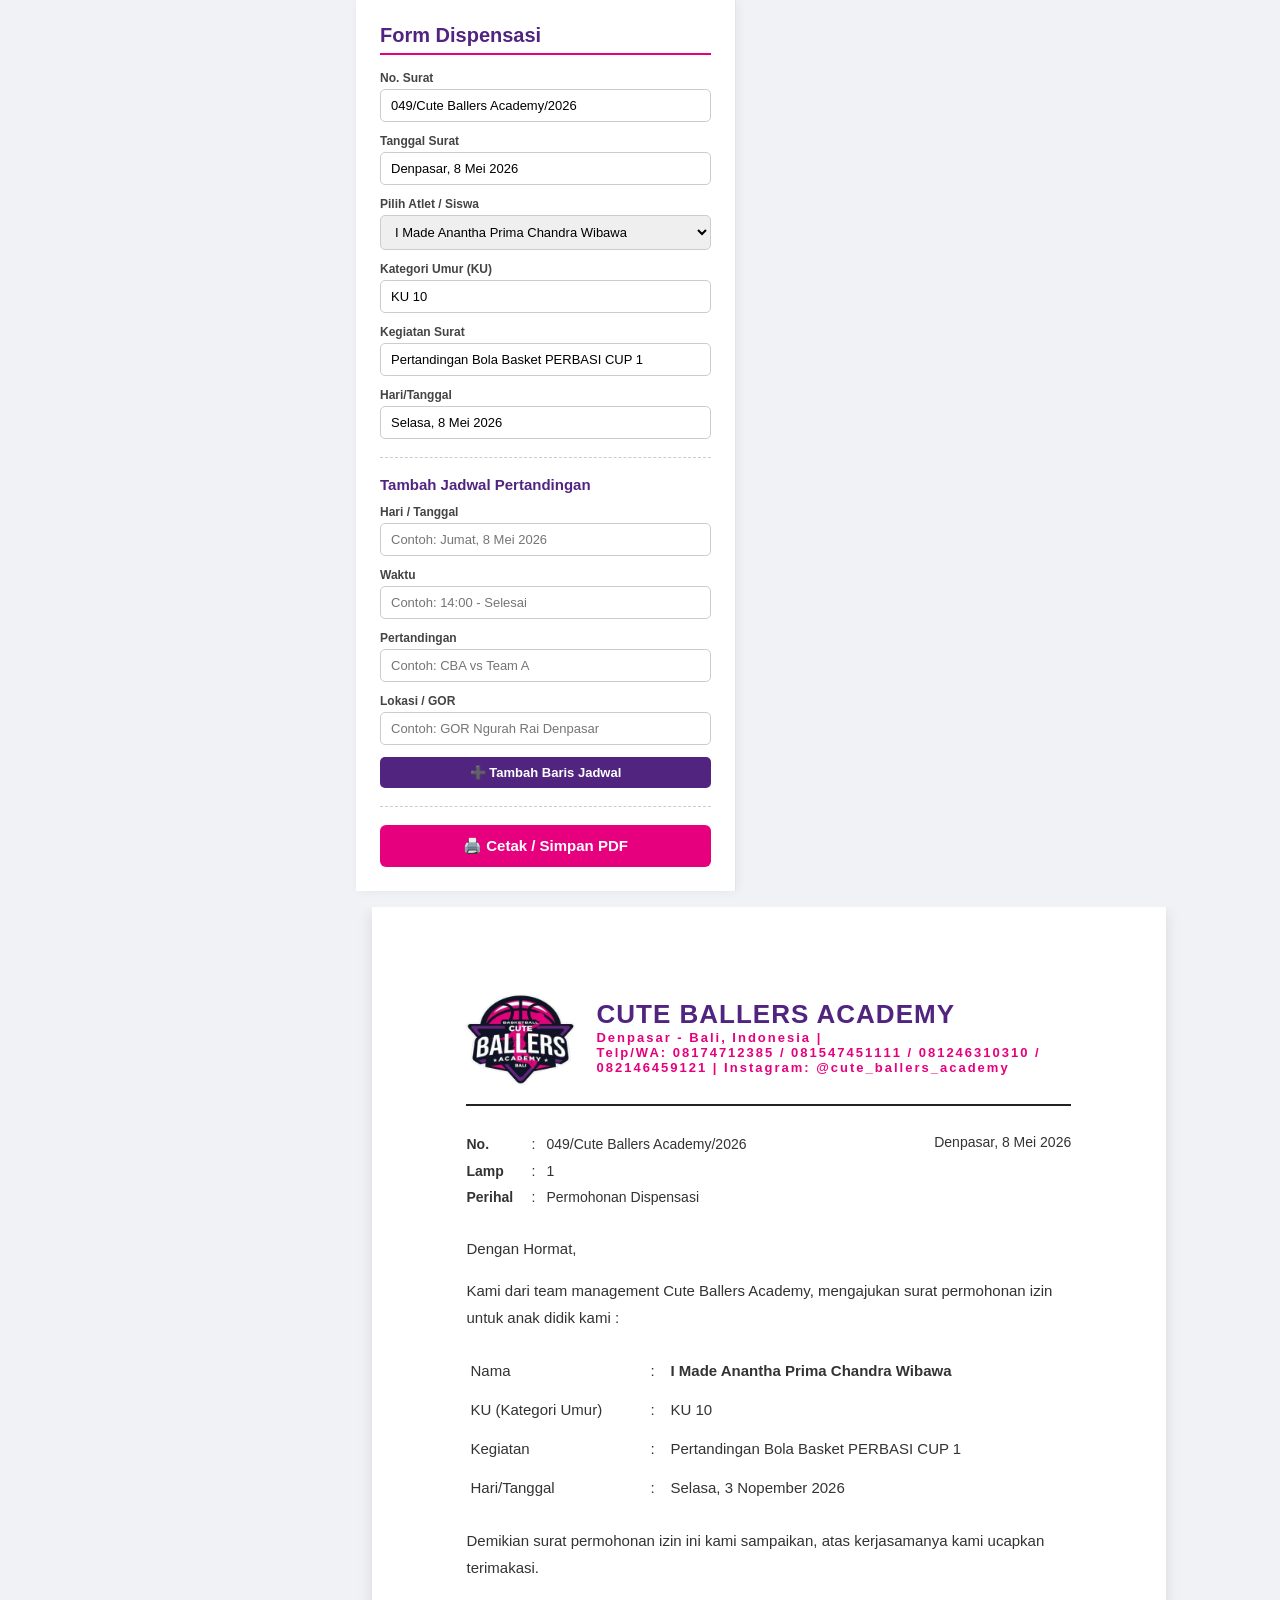
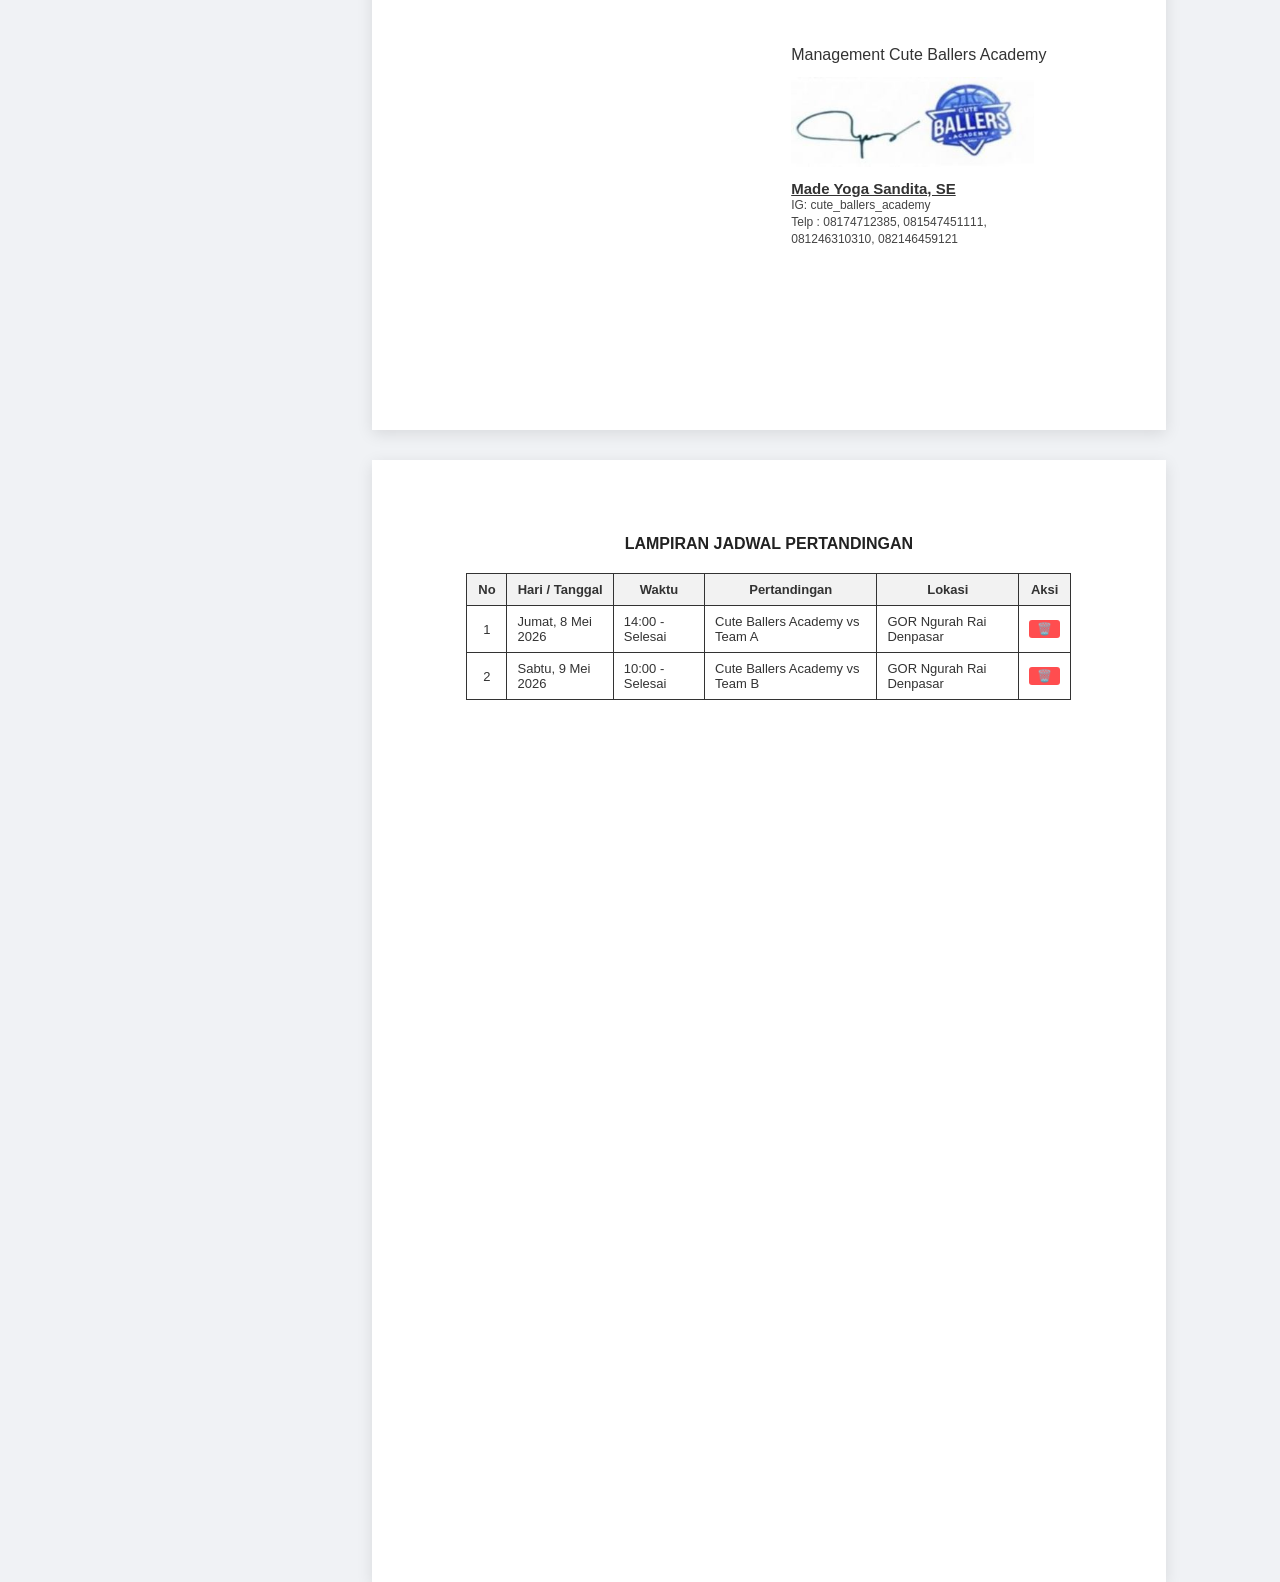
<file: index.html>
<!DOCTYPE html>
<html lang="id">
<head>
    <meta charset="UTF-8">
    <meta name="viewport" content="width=device-width, initial-scale=1.0">
    <title>Sistem Surat Dispensasi - Cute Ballers Academy</title>
    <link rel="stylesheet" href="style.css">
</head>
<body>
    <div class="app-container">
        <!-- Panel Input Form (Sidebar) -->
        <aside class="sidebar no-print">
            <h2>Form Dispensasi</h2>
            <form id="dispensasiForm">
                <div class="form-group">
                    <label for="noSurat">No. Surat</label>
                    <input type="text" id="noSurat" value="049/Cute Ballers Academy/2026">
                </div>

                <div class="form-group">
                    <label for="tglSurat">Tanggal Surat</label>
                    <input type="text" id="tglSurat" value="Denpasar, 8 Mei 2026">
                </div>

			
                <div class="form-group">
                    <label for="pilihSiswa">Pilih Atlet / Siswa</label>
                    <select id="pilihSiswa">
                        <option value="I Made Anantha Prima Chandra Wibawa">I Made Anantha Prima Chandra Wibawa</option>
                        <option value="I Gede Ryota Kurnia Abimartha">I Gede Ryota Kurnia Abimartha</option>
                        <option value="I Made Galang Ady Putra Wiguna">I Made Galang Ady Putra Wiguna</option>
                        <option value="Gde Keano Yaswanta Tirta Putra">Gde Keano Yaswanta Tirta Putra</option>
                        <option value="Ida Bagus Putu Dafandra">Ida Bagus Putu Dafandra</option>
                        <option value="Damar Narendra Rasendria Ardana">Damar Narendra Rasendria Ardana</option>
                        <option value="I Nyoman Reswara Radha Darsika">I Nyoman Reswara Radha Darsika</option>
                        <option value="Calvin Putra Leon">Calvin Putra Leon</option>
                        <option value="Dewa Ngakan Made Arsyanendra">Dewa Ngakan Made Arsyanendra</option>
                        <option value="Daeyu Kahiang Pimala">Daeyu Kahiang Pimala</option>
                        <option value="custom">-- Input Nama Lain --</option>
                    </select>
                </div>

                <div class="form-group" id="inputCustomGroup" style="display: none;">
                    <label for="namaCustom">Nama Siswa Manual</label>
                    <input type="text" id="namaCustom" placeholder="Ketik nama lengkap siswa">
                </div>

                <div class="form-group">
                    <label for="kategoriUmur">Kategori Umur (KU)</label>
                    <input type="text" id="kategoriUmur" value="KU 10">
                </div>

                <div class="form-group">
                    <label for="kegiatan">Kegiatan Surat</label>
                    <input type="text" id="kegiatan" value="Pertandingan Bola Basket PERBASI CUP 1">
                </div> 

					<div class="form-group">
                    <label for="tglSurat">Hari/Tanggal</label>
                    <input type="text" id="Haritgl" value="Selasa, 8 Mei 2026">
                </div>

                <hr class="form-divider">

                <!-- Form Input Lampiran Jadwal Pertandingan -->
                <h3>Tambah Jadwal Pertandingan</h3>
                <div class="form-group">
                    <label for="jadwalHariTgl">Hari / Tanggal</label>
                    <input type="text" id="jadwalHariTgl" placeholder="Contoh: Jumat, 8 Mei 2026">
                </div>

                <div class="form-group">
                    <label for="jadwalWaktu">Waktu</label>
                    <input type="text" id="jadwalWaktu" placeholder="Contoh: 14:00 - Selesai">
                </div>

                <div class="form-group">
                    <label for="jadwalLaga">Pertandingan</label>
                    <input type="text" id="jadwalLaga" placeholder="Contoh: CBA vs Team A">
                </div>

                <div class="form-group">
                    <label for="jadwalLokasi">Lokasi / GOR</label>
                    <input type="text" id="jadwalLokasi" placeholder="Contoh: GOR Ngurah Rai Denpasar">
                </div>

                <button type="button" id="btnTambahJadwal" class="btn-secondary">
                    ➕ Tambah Baris Jadwal
                </button>

                <hr class="form-divider">

                <button type="button" class="btn-primary" onclick="window.print()">
                    🖨️ Cetak / Simpan PDF
                </button>
            </form>
        </aside>

        <!-- Preview Dokumen Kertas A4 -->
        <main class="preview-container">
            <!-- LEMBAR 1: SURAT PERMOHONAN DISPENSASI -->
            <div class="page-a4">
                <!-- Kop Surat dengan Logo dan Tulisan Sebelahan -->
                <header class="header">
                    <div class="kop-wrapper">
                        <img src="assets/logo.png" alt="Logo Cute Ballers Academy Bali" class="logo">
                        <div class="kop-text">
                            <h1 class="kop-title">CUTE BALLERS ACADEMY</h1>
                            <p class="kop-subtitle">Denpasar - Bali, Indonesia |<br> Telp/WA: 08174712385 / 081547451111 / 081246310310 / 082146459121 |
				 Instagram: @cute_ballers_academy 
				</br></p>
					
                        </div>
                    </div>
                </header>

                <!-- Detail Surat (Titik Dua Sejajar) -->
                <section class="meta-section">
                    <div class="meta-left">
                        <table class="meta-table">
                            <tr>
                                <td class="meta-label"><strong>No.</strong></td>
                                <td class="meta-colon">:</td>
                                <td><span id="viewNoSurat">049/Cute Ballers Academy/2026</span></td>
                            </tr>
                            <tr>
                                <td class="meta-label"><strong>Lamp</strong></td>
                                <td class="meta-colon">:</td>
                                <td>1</td>
                            </tr>
                            <tr>
                                <td class="meta-label"><strong>Perihal</strong></td>
                                <td class="meta-colon">:</td>
                                <td>Permohonan Dispensasi</td>
                            </tr>
                        </table>
                    </div>
                    <div class="meta-right">
                        <p><span id="viewTglSurat">Denpasar, 8 Mei 2026</span></p>
                    </div>
                </section>

                <!-- Isi Surat -->
                <section class="letter-body">
                    <p>Dengan Hormat,</p>
                    <p>Kami dari team management Cute Ballers Academy, mengajukan surat permohonan izin untuk anak didik kami :</p>

                    <table class="data-table">
                        <tr>
                            <td class="col-label">Nama</td>
                            <td class="col-colon">:</td>
                            <td><strong id="viewNamaSiswa">I Made Anantha Prima Chandra Wibawa</strong></td>
                        </tr>
                        <tr>
                            <td class="col-label">KU (Kategori Umur)</td>
                            <td class="col-colon">:</td>
                            <td id="viewKU">KU 10</td>
                        </tr>
                        <tr>
                            <td class="col-label">Kegiatan</td>
                            <td class="col-colon">:</td>
                            <td id="viewKegiatan">Pertandingan Bola Basket PERBASI CUP 1</td>
                        </tr>

						 <tr>
                            <td class="col-label">Hari/Tanggal</td>
                            <td class="col-colon">:</td>
                            <td id="viewHaritgl">Selasa, 3 Nopember 2026</td>
                        </tr>
                    </table>

                    <p>Demikian surat permohonan izin ini kami sampaikan, atas kerjasamanya kami ucapkan terimakasi.</p>
                </section>

                <!-- Tanda Tangan & Stempel -->
                <footer class="signature-section">
                    <p>Management Cute Ballers Academy</p>
                    <div class="stamp-wrapper">
                        <img src="assets/stempel.png" alt="Tanda Tangan dan Stempel Official" class="stempel-img">
                    </div>
                    <p class="signee-name"><strong>Made Yoga Sandita, SE</strong></p>
                    <p class="contact">IG: cute_ballers_academy</p>
                    <p class="contact">Telp : 08174712385, 081547451111, 081246310310, 082146459121</p>
                </footer>
            </div>

<div class="page-a4 page-break">
       

                <h3 class="schedule-title">LAMPIRAN JADWAL PERTANDINGAN </h3>

                <table class="schedule-table">
                    <thead>
                        <tr>
                            <th style="width: 40px;">No</th>
                            <th>Hari / Tanggal</th>
                            <th>Waktu</th>
                            <th>Pertandingan</th>
                            <th>Lokasi</th>
                            <th class="no-print" style="width: 50px;">Aksi</th>
                        </tr>
                    </thead>
                    <tbody id="jadwalTableBody">
                        <!-- Baris jadwal dinamis dari JS -->
                    </tbody>
                </table>

               
            </div>
        </main>
    </div>

    <script src="script.js"></script>
</body>
</html>
</file>
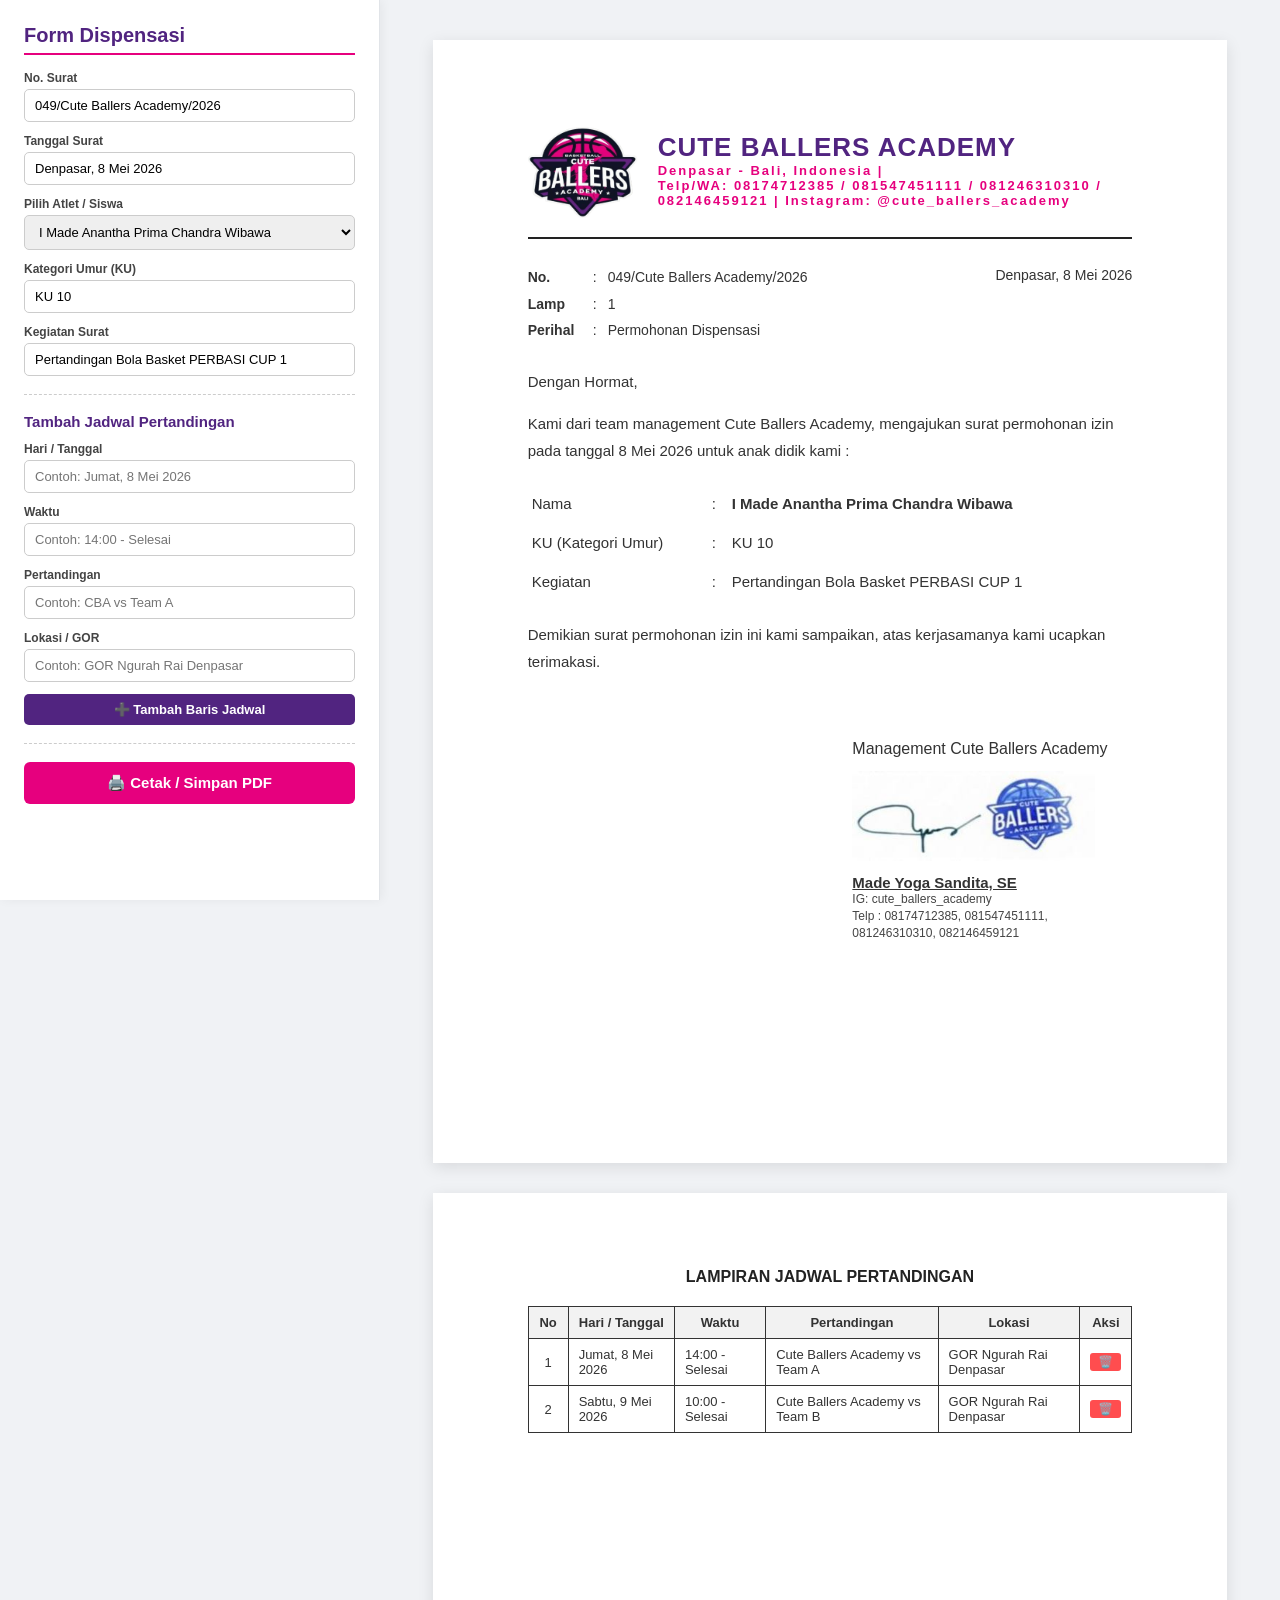
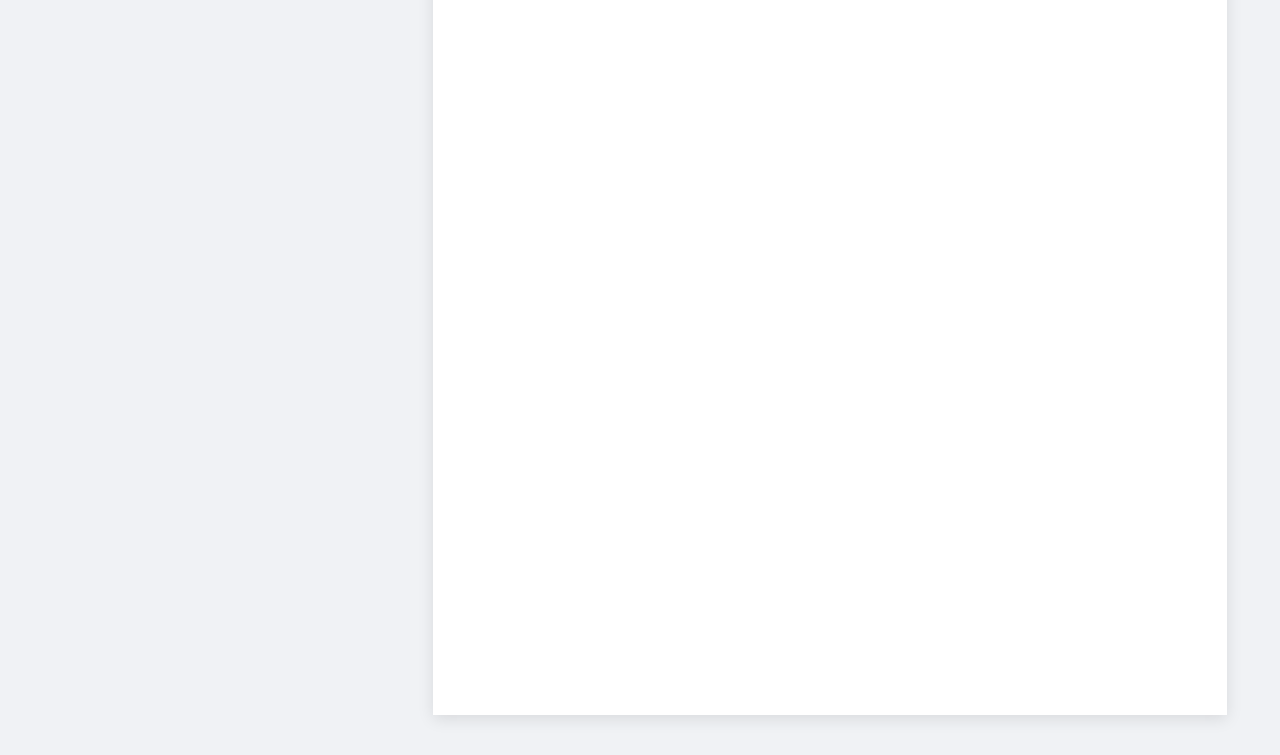
<file: APLIKASI DISPENSASI CUTE/index.html>
<!DOCTYPE html>
<html lang="id">
<head>
    <meta charset="UTF-8">
    <meta name="viewport" content="width=device-width, initial-scale=1.0">
    <title>Sistem Surat Dispensasi - Cute Ballers Academy</title>
    <link rel="stylesheet" href="style.css">
</head>
<body>
    <div class="app-container">
        <!-- Panel Input Form (Sidebar) -->
        <aside class="sidebar no-print">
            <h2>Form Dispensasi</h2>
            <form id="dispensasiForm">
                <div class="form-group">
                    <label for="noSurat">No. Surat</label>
                    <input type="text" id="noSurat" value="049/Cute Ballers Academy/2026">
                </div>

                <div class="form-group">
                    <label for="tglSurat">Tanggal Surat</label>
                    <input type="text" id="tglSurat" value="Denpasar, 8 Mei 2026">
                </div>

                <div class="form-group">
                    <label for="pilihSiswa">Pilih Atlet / Siswa</label>
                    <select id="pilihSiswa">
                        <option value="I Made Anantha Prima Chandra Wibawa">I Made Anantha Prima Chandra Wibawa</option>
                        <option value="I Gede Ryota Kurnia Abimartha">I Gede Ryota Kurnia Abimartha</option>
                        <option value="I Made Galang Ady Putra Wiguna">I Made Galang Ady Putra Wiguna</option>
                        <option value="Gde Keano Yaswanta Tirta Putra">Gde Keano Yaswanta Tirta Putra</option>
                        <option value="Ida Bagus Putu Dafandra">Ida Bagus Putu Dafandra</option>
                        <option value="Damar Narendra Rasendria Ardana">Damar Narendra Rasendria Ardana</option>
                        <option value="I Nyoman Reswara Radha Darsika">I Nyoman Reswara Radha Darsika</option>
                        <option value="Calvin Putra Leon">Calvin Putra Leon</option>
                        <option value="Dewa Ngakan Made Arsyanendra">Dewa Ngakan Made Arsyanendra</option>
                        <option value="Daeyu Kahiang Pimala">Daeyu Kahiang Pimala</option>
                        <option value="custom">-- Input Nama Lain --</option>
                    </select>
                </div>

                <div class="form-group" id="inputCustomGroup" style="display: none;">
                    <label for="namaCustom">Nama Siswa Manual</label>
                    <input type="text" id="namaCustom" placeholder="Ketik nama lengkap siswa">
                </div>

                <div class="form-group">
                    <label for="kategoriUmur">Kategori Umur (KU)</label>
                    <input type="text" id="kategoriUmur" value="KU 10">
                </div>

                <div class="form-group">
                    <label for="kegiatan">Kegiatan Surat</label>
                    <input type="text" id="kegiatan" value="Pertandingan Bola Basket PERBASI CUP 1">
                </div>

                <hr class="form-divider">

                <!-- Form Input Lampiran Jadwal Pertandingan -->
                <h3>Tambah Jadwal Pertandingan</h3>
                <div class="form-group">
                    <label for="jadwalHariTgl">Hari / Tanggal</label>
                    <input type="text" id="jadwalHariTgl" placeholder="Contoh: Jumat, 8 Mei 2026">
                </div>

                <div class="form-group">
                    <label for="jadwalWaktu">Waktu</label>
                    <input type="text" id="jadwalWaktu" placeholder="Contoh: 14:00 - Selesai">
                </div>

                <div class="form-group">
                    <label for="jadwalLaga">Pertandingan</label>
                    <input type="text" id="jadwalLaga" placeholder="Contoh: CBA vs Team A">
                </div>

                <div class="form-group">
                    <label for="jadwalLokasi">Lokasi / GOR</label>
                    <input type="text" id="jadwalLokasi" placeholder="Contoh: GOR Ngurah Rai Denpasar">
                </div>

                <button type="button" id="btnTambahJadwal" class="btn-secondary">
                    ➕ Tambah Baris Jadwal
                </button>

                <hr class="form-divider">

                <button type="button" class="btn-primary" onclick="window.print()">
                    🖨️ Cetak / Simpan PDF
                </button>
            </form>
        </aside>

        <!-- Preview Dokumen Kertas A4 -->
        <main class="preview-container">
            <!-- LEMBAR 1: SURAT PERMOHONAN DISPENSASI -->
            <div class="page-a4">
                <!-- Kop Surat dengan Logo dan Tulisan Sebelahan -->
                <header class="header">
                    <div class="kop-wrapper">
                        <img src="assets/logo.png" alt="Logo Cute Ballers Academy Bali" class="logo">
                        <div class="kop-text">
                            <h1 class="kop-title">CUTE BALLERS ACADEMY</h1>
                            <p class="kop-subtitle">Denpasar - Bali, Indonesia |<br> Telp/WA: 08174712385 / 081547451111 / 081246310310 / 082146459121 |
				 Instagram: @cute_ballers_academy 
				</br></p>
					
                        </div>
                    </div>
                </header>

                <!-- Detail Surat (Titik Dua Sejajar) -->
                <section class="meta-section">
                    <div class="meta-left">
                        <table class="meta-table">
                            <tr>
                                <td class="meta-label"><strong>No.</strong></td>
                                <td class="meta-colon">:</td>
                                <td><span id="viewNoSurat">049/Cute Ballers Academy/2026</span></td>
                            </tr>
                            <tr>
                                <td class="meta-label"><strong>Lamp</strong></td>
                                <td class="meta-colon">:</td>
                                <td>1</td>
                            </tr>
                            <tr>
                                <td class="meta-label"><strong>Perihal</strong></td>
                                <td class="meta-colon">:</td>
                                <td>Permohonan Dispensasi</td>
                            </tr>
                        </table>
                    </div>
                    <div class="meta-right">
                        <p><span id="viewTglSurat">Denpasar, 8 Mei 2026</span></p>
                    </div>
                </section>

                <!-- Isi Surat -->
                <section class="letter-body">
                    <p>Dengan Hormat,</p>
                    <p>Kami dari team management Cute Ballers Academy, mengajukan surat permohonan izin pada tanggal 8 Mei 2026 untuk anak didik kami :</p>

                    <table class="data-table">
                        <tr>
                            <td class="col-label">Nama</td>
                            <td class="col-colon">:</td>
                            <td><strong id="viewNamaSiswa">I Made Anantha Prima Chandra Wibawa</strong></td>
                        </tr>
                        <tr>
                            <td class="col-label">KU (Kategori Umur)</td>
                            <td class="col-colon">:</td>
                            <td id="viewKU">KU 10</td>
                        </tr>
                        <tr>
                            <td class="col-label">Kegiatan</td>
                            <td class="col-colon">:</td>
                            <td id="viewKegiatan">Pertandingan Bola Basket PERBASI CUP 1</td>
                        </tr>
                    </table>

                    <p>Demikian surat permohonan izin ini kami sampaikan, atas kerjasamanya kami ucapkan terimakasi.</p>
                </section>

                <!-- Tanda Tangan & Stempel -->
                <footer class="signature-section">
                    <p>Management Cute Ballers Academy</p>
                    <div class="stamp-wrapper">
                        <img src="assets/stempel.png" alt="Tanda Tangan dan Stempel Official" class="stempel-img">
                    </div>
                    <p class="signee-name"><strong>Made Yoga Sandita, SE</strong></p>
                    <p class="contact">IG: cute_ballers_academy</p>
                    <p class="contact">Telp : 08174712385, 081547451111, 081246310310, 082146459121</p>
                </footer>
            </div>

<div class="page-a4 page-break">
       

                <h3 class="schedule-title">LAMPIRAN JADWAL PERTANDINGAN </h3>

                <table class="schedule-table">
                    <thead>
                        <tr>
                            <th style="width: 40px;">No</th>
                            <th>Hari / Tanggal</th>
                            <th>Waktu</th>
                            <th>Pertandingan</th>
                            <th>Lokasi</th>
                            <th class="no-print" style="width: 50px;">Aksi</th>
                        </tr>
                    </thead>
                    <tbody id="jadwalTableBody">
                        <!-- Baris jadwal dinamis dari JS -->
                    </tbody>
                </table>

               
            </div>
        </main>
    </div>

    <script src="script.js"></script>
</body>
</html>
</file>
<file: style.css>
* {
    box-sizing: border-box;
    margin: 0;
    padding: 0;
    font-family: 'Segoe UI', Tahoma, Geneva, Verdana, sans-serif;
}

body {
    background-color: #f0f2f5;
    color: #333;
}

.app-container {
    display: flex;
    flex-direction: column;
    gap: 16px;
    width: 100%;             /* Mengisi penuh lebar layar/kontainer */
    max-width: 600px;        /* Lebar maksimal di layar besar (bisa diubah sesuai kebutuhan, misal 600px atau 800px) */
    margin: 0 auto;          /* Posisi otomatis di tengah */
    padding: 0 16px;         /* Memberikan jarak aman di sisi kiri dan kanan agar tidak mentok layar HP */
    box-sizing: border-box;  /* Memastikan padding tidak merusak total lebar elemen */

}

/* Sidebar Kontrol Form */
.sidebar {
    width: 380px;
    background-color: #ffffff;
    padding: 24px;
    border-right: 1px solid #e1e4e8;
    box-shadow: 2px 0 10px rgba(0, 0, 0, 0.05);
    z-index: 10;
    max-height: 100vh;
    overflow-y: auto;
}

.sidebar h2 {
    font-size: 20px;
    color: #512480;
    margin-bottom: 16px;
    border-bottom: 2px solid #e6007e;
    padding-bottom: 6px;
}

.sidebar h3 {
    font-size: 15px;
    color: #512480;
    margin: 12px 0;
}

.form-divider {
    border: 0;
    border-top: 1px dashed #ccc;
    margin: 18px 0;
}

.form-group {
    margin-bottom: 12px;
}

.form-group label {
    display: block;
    font-size: 12px;
    font-weight: 600;
    margin-bottom: 4px;
    color: #444;
}

.form-group input, 
.form-group select {
    width: 100%;
    padding: 8px 10px;
    border: 1px solid #cccccc;
    border-radius: 5px;
    font-size: 13px;
    outline: none;
}

.form-group input:focus, 
.form-group select:focus {
    border-color: #e6007e;
}

.btn-primary {
    width: 100%;
    padding: 12px;
    background-color: #e6007e;
    color: white;
    border: none;
    border-radius: 6px;
    font-size: 15px;
    font-weight: bold;
    cursor: pointer;
    transition: background-color 0.2s;
}

.btn-primary:hover {
    background-color: #c4006b;
}

.btn-secondary {
    width: 100%;
    padding: 8px;
    background-color: #512480;
    color: white;
    border: none;
    border-radius: 5px;
    font-size: 13px;
    font-weight: 600;
    cursor: pointer;
    transition: background-color 0.2s;
}

.btn-secondary:hover {
    background-color: #3b195e;
}

/* Preview Area Lembar A4 */
.preview-container {
    flex: 1;
    padding: 0 16px;
    display: flex;
    flex-direction: column;
    align-items: center;
    margin: 0 auto; 
    gap: 30px;
    overflow-y: auto;
}

.page-a4 {
    width: 210mm;
    min-height: 297mm;
    background-color: #ffffff;
    padding: 20mm 25mm;
    box-shadow: 0 4px 15px rgba(0, 0, 0, 0.1);
    position: relative;
    box-sizing: border-box;
}

/* Kop Surat (Logo + Tulisan Sebelahan) */
.header {
    border-bottom: 2px solid #222222;
    padding-bottom: 12px;
    margin-bottom: 25px;
}

.kop-wrapper {
    display: flex;
    align-items: center;
    justify-content: center;
    gap: 20px;
}

.logo {
    max-width: 110px;
    height: auto;
}

.kop-text {
    text-align: left;
}

.kop-title {
    font-size: 26px;
    font-weight: 900;
    color: #512480;
    letter-spacing: 1px;
    line-height: 1.1;
}

.kop-subtitle {
    font-size: 13px;
    font-weight: bold;
    color: #e6007e;
    letter-spacing: 2px;
    margin-top: 2px;
}

/* Meta Data Surat (Titik Dua Sejajar) */
.meta-section {
    display: flex;
    justify-content: space-between;
    font-size: 14px;
    line-height: 1.6;
    margin-bottom: 25px;
}

.meta-table {
    border-collapse: collapse;
}

.meta-table td {
    padding: 2px 0;
    vertical-align: top;
}

.meta-label {
    width: 65px;
}

.meta-colon {
    width: 15px;
}

/* Isi Surat */
.letter-body {
    font-size: 15px;
    line-height: 1.8;
}

.letter-body p {
    margin-bottom: 15px;
}

.data-table {
    width: 100%;
    margin: 20px 0;
    border-collapse: collapse;
}

.data-table td {
    padding: 6px 4px;
    vertical-align: top;
}

.col-label {
    width: 180px;
}

.col-colon {
    width: 20px;
}

/* Signature & Stempel */
.signature-section {
    margin-top: 50px;
    float: right;
    width: 280px;
    text-align: left;
}

.stamp-wrapper {
    height: 100px;
    margin: 8px 0;
    display: flex;
    align-items: center;
}

.stempel-img {
    height: 90px;
    width: auto;
    object-fit: contain;
}

.signee-name {
    text-decoration: underline;
    font-size: 15px;
    margin-top: 4px;
}

.contact {
    font-size: 12px;
    color: #444444;
    line-height: 1.4;
}

/* Tabel Jadwal Lampiran */
.schedule-title {
    text-align: center;
    font-size: 16px;
    margin-bottom: 20px;
    color: #222;
}

.schedule-table {
    width: 100%;
    border-collapse: collapse;
    font-size: 13px;
    margin-bottom: 30px;
}

.schedule-table th, 
.schedule-table td {
    border: 1px solid #333333;
    padding: 8px 10px;
    text-align: left;
}

.schedule-table th {
    background-color: #f2f2f2;
    text-align: center;
}

.btn-del {
    background: #ff4d4f;
    color: white;
    border: none;
    padding: 2px 8px;
    border-radius: 3px;
    cursor: pointer;
    font-size: 12px;
}

/* Aturan Cetak (Print / PDF) */
@media print {
    body {
        background-color: #ffffff;
    }

    .no-print {
        display: none !important;
    }

    .preview-container {
        padding: 0;
    }

    .page-a4 {
        box-shadow: none;
        width: 100%;
        padding: 0;
        margin: 0;
    }

    .page-break {
        page-break-before: always;
    }
}
</file>
<file: APLIKASI DISPENSASI CUTE/style.css>
* {
    box-sizing: border-box;
    margin: 0;
    padding: 0;
    font-family: 'Segoe UI', Tahoma, Geneva, Verdana, sans-serif;
}

body {
    background-color: #f0f2f5;
    color: #333;
}

.app-container {
    display: flex;
    min-height: 100vh;
}

/* Sidebar Kontrol Form */
.sidebar {
    width: 380px;
    background-color: #ffffff;
    padding: 24px;
    border-right: 1px solid #e1e4e8;
    box-shadow: 2px 0 10px rgba(0, 0, 0, 0.05);
    z-index: 10;
    max-height: 100vh;
    overflow-y: auto;
}

.sidebar h2 {
    font-size: 20px;
    color: #512480;
    margin-bottom: 16px;
    border-bottom: 2px solid #e6007e;
    padding-bottom: 6px;
}

.sidebar h3 {
    font-size: 15px;
    color: #512480;
    margin: 12px 0;
}

.form-divider {
    border: 0;
    border-top: 1px dashed #ccc;
    margin: 18px 0;
}

.form-group {
    margin-bottom: 12px;
}

.form-group label {
    display: block;
    font-size: 12px;
    font-weight: 600;
    margin-bottom: 4px;
    color: #444;
}

.form-group input, 
.form-group select {
    width: 100%;
    padding: 8px 10px;
    border: 1px solid #cccccc;
    border-radius: 5px;
    font-size: 13px;
    outline: none;
}

.form-group input:focus, 
.form-group select:focus {
    border-color: #e6007e;
}

.btn-primary {
    width: 100%;
    padding: 12px;
    background-color: #e6007e;
    color: white;
    border: none;
    border-radius: 6px;
    font-size: 15px;
    font-weight: bold;
    cursor: pointer;
    transition: background-color 0.2s;
}

.btn-primary:hover {
    background-color: #c4006b;
}

.btn-secondary {
    width: 100%;
    padding: 8px;
    background-color: #512480;
    color: white;
    border: none;
    border-radius: 5px;
    font-size: 13px;
    font-weight: 600;
    cursor: pointer;
    transition: background-color 0.2s;
}

.btn-secondary:hover {
    background-color: #3b195e;
}

/* Preview Area Lembar A4 */
.preview-container {
    flex: 1;
    padding: 40px;
    display: flex;
    flex-direction: column;
    align-items: center;
    gap: 30px;
    overflow-y: auto;
}

.page-a4 {
    width: 210mm;
    min-height: 297mm;
    background-color: #ffffff;
    padding: 20mm 25mm;
    box-shadow: 0 4px 15px rgba(0, 0, 0, 0.1);
    position: relative;
    box-sizing: border-box;
}

/* Kop Surat (Logo + Tulisan Sebelahan) */
.header {
    border-bottom: 2px solid #222222;
    padding-bottom: 12px;
    margin-bottom: 25px;
}

.kop-wrapper {
    display: flex;
    align-items: center;
    justify-content: center;
    gap: 20px;
}

.logo {
    max-width: 110px;
    height: auto;
}

.kop-text {
    text-align: left;
}

.kop-title {
    font-size: 26px;
    font-weight: 900;
    color: #512480;
    letter-spacing: 1px;
    line-height: 1.1;
}

.kop-subtitle {
    font-size: 13px;
    font-weight: bold;
    color: #e6007e;
    letter-spacing: 2px;
    margin-top: 2px;
}

/* Meta Data Surat (Titik Dua Sejajar) */
.meta-section {
    display: flex;
    justify-content: space-between;
    font-size: 14px;
    line-height: 1.6;
    margin-bottom: 25px;
}

.meta-table {
    border-collapse: collapse;
}

.meta-table td {
    padding: 2px 0;
    vertical-align: top;
}

.meta-label {
    width: 65px;
}

.meta-colon {
    width: 15px;
}

/* Isi Surat */
.letter-body {
    font-size: 15px;
    line-height: 1.8;
}

.letter-body p {
    margin-bottom: 15px;
}

.data-table {
    width: 100%;
    margin: 20px 0;
    border-collapse: collapse;
}

.data-table td {
    padding: 6px 4px;
    vertical-align: top;
}

.col-label {
    width: 180px;
}

.col-colon {
    width: 20px;
}

/* Signature & Stempel */
.signature-section {
    margin-top: 50px;
    float: right;
    width: 280px;
    text-align: left;
}

.stamp-wrapper {
    height: 100px;
    margin: 8px 0;
    display: flex;
    align-items: center;
}

.stempel-img {
    height: 90px;
    width: auto;
    object-fit: contain;
}

.signee-name {
    text-decoration: underline;
    font-size: 15px;
    margin-top: 4px;
}

.contact {
    font-size: 12px;
    color: #444444;
    line-height: 1.4;
}

/* Tabel Jadwal Lampiran */
.schedule-title {
    text-align: center;
    font-size: 16px;
    margin-bottom: 20px;
    color: #222;
}

.schedule-table {
    width: 100%;
    border-collapse: collapse;
    font-size: 13px;
    margin-bottom: 30px;
}

.schedule-table th, 
.schedule-table td {
    border: 1px solid #333333;
    padding: 8px 10px;
    text-align: left;
}

.schedule-table th {
    background-color: #f2f2f2;
    text-align: center;
}

.btn-del {
    background: #ff4d4f;
    color: white;
    border: none;
    padding: 2px 8px;
    border-radius: 3px;
    cursor: pointer;
    font-size: 12px;
}

/* Aturan Cetak (Print / PDF) */
@media print {
    body {
        background-color: #ffffff;
    }

    .no-print {
        display: none !important;
    }

    .preview-container {
        padding: 0;
    }

    .page-a4 {
        box-shadow: none;
        width: 100%;
        padding: 0;
        margin: 0;
    }

    .page-break {
        page-break-before: always;
    }
}
</file>
